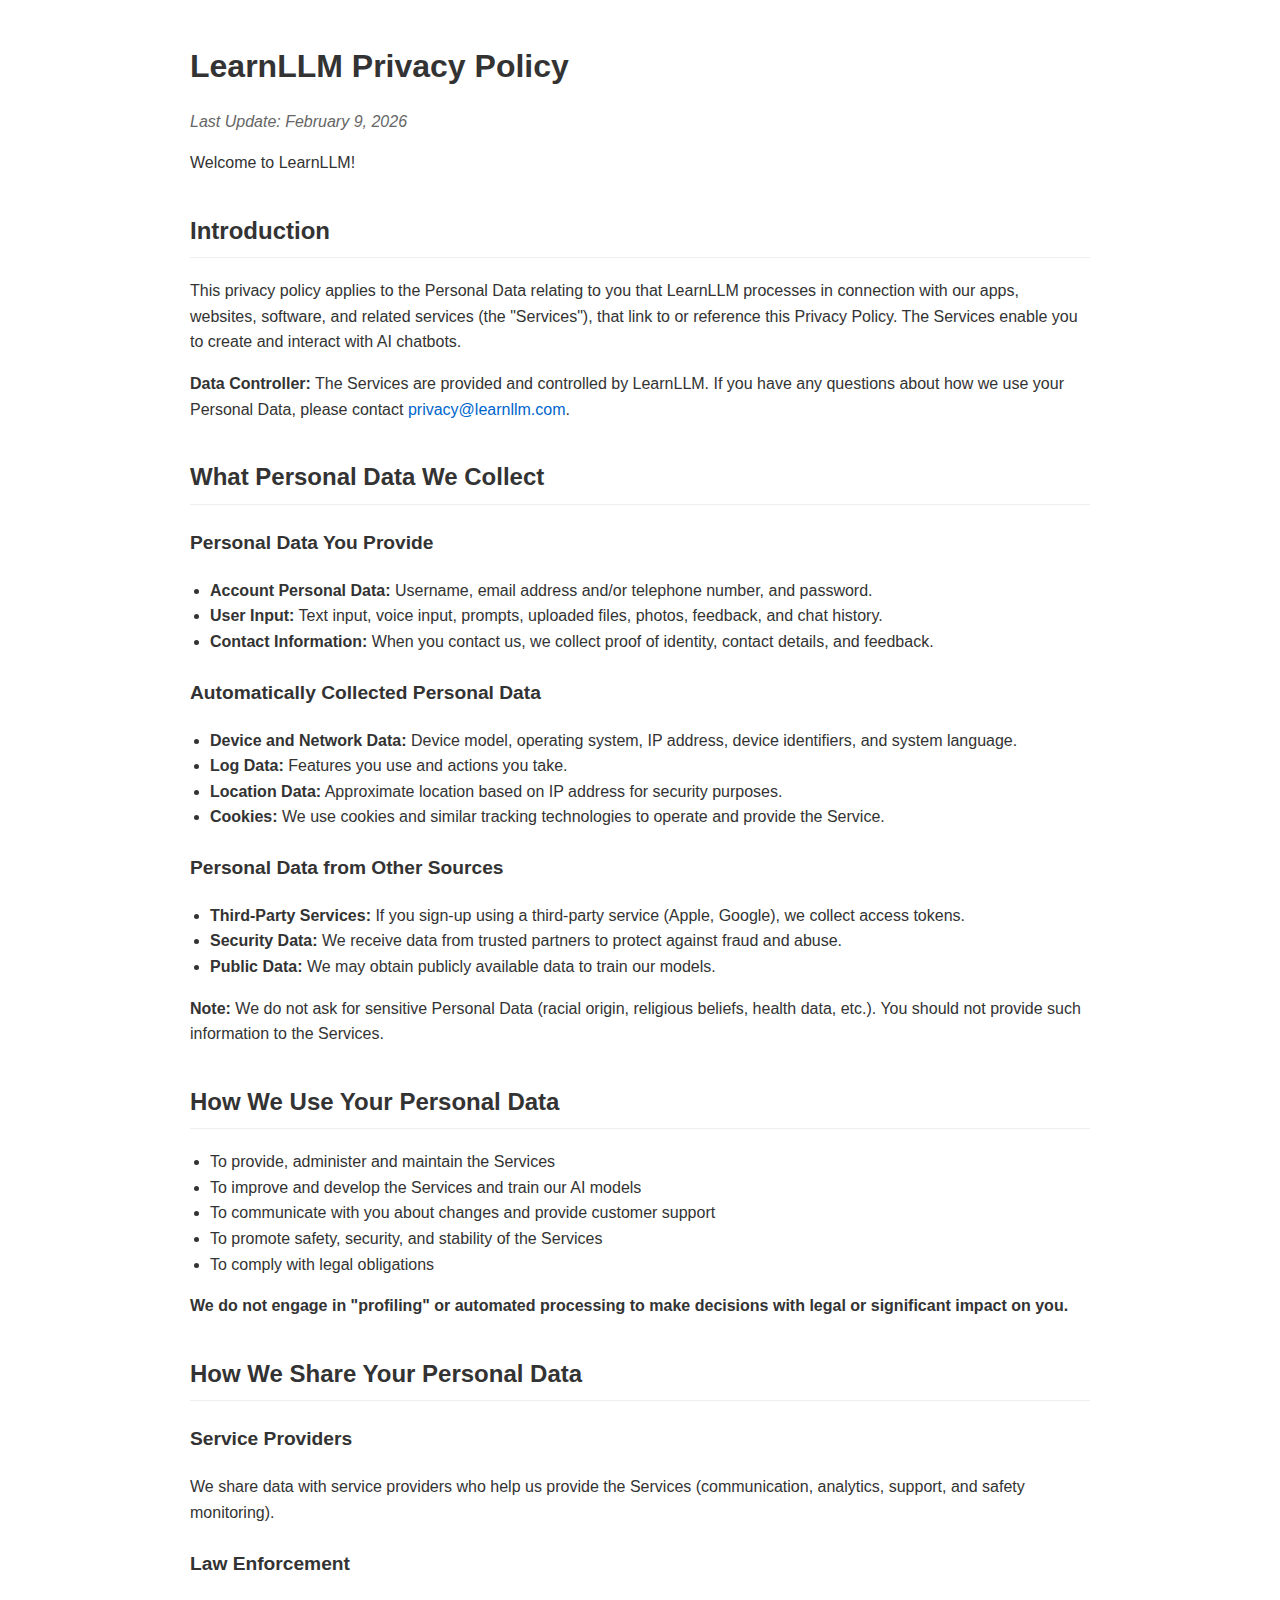
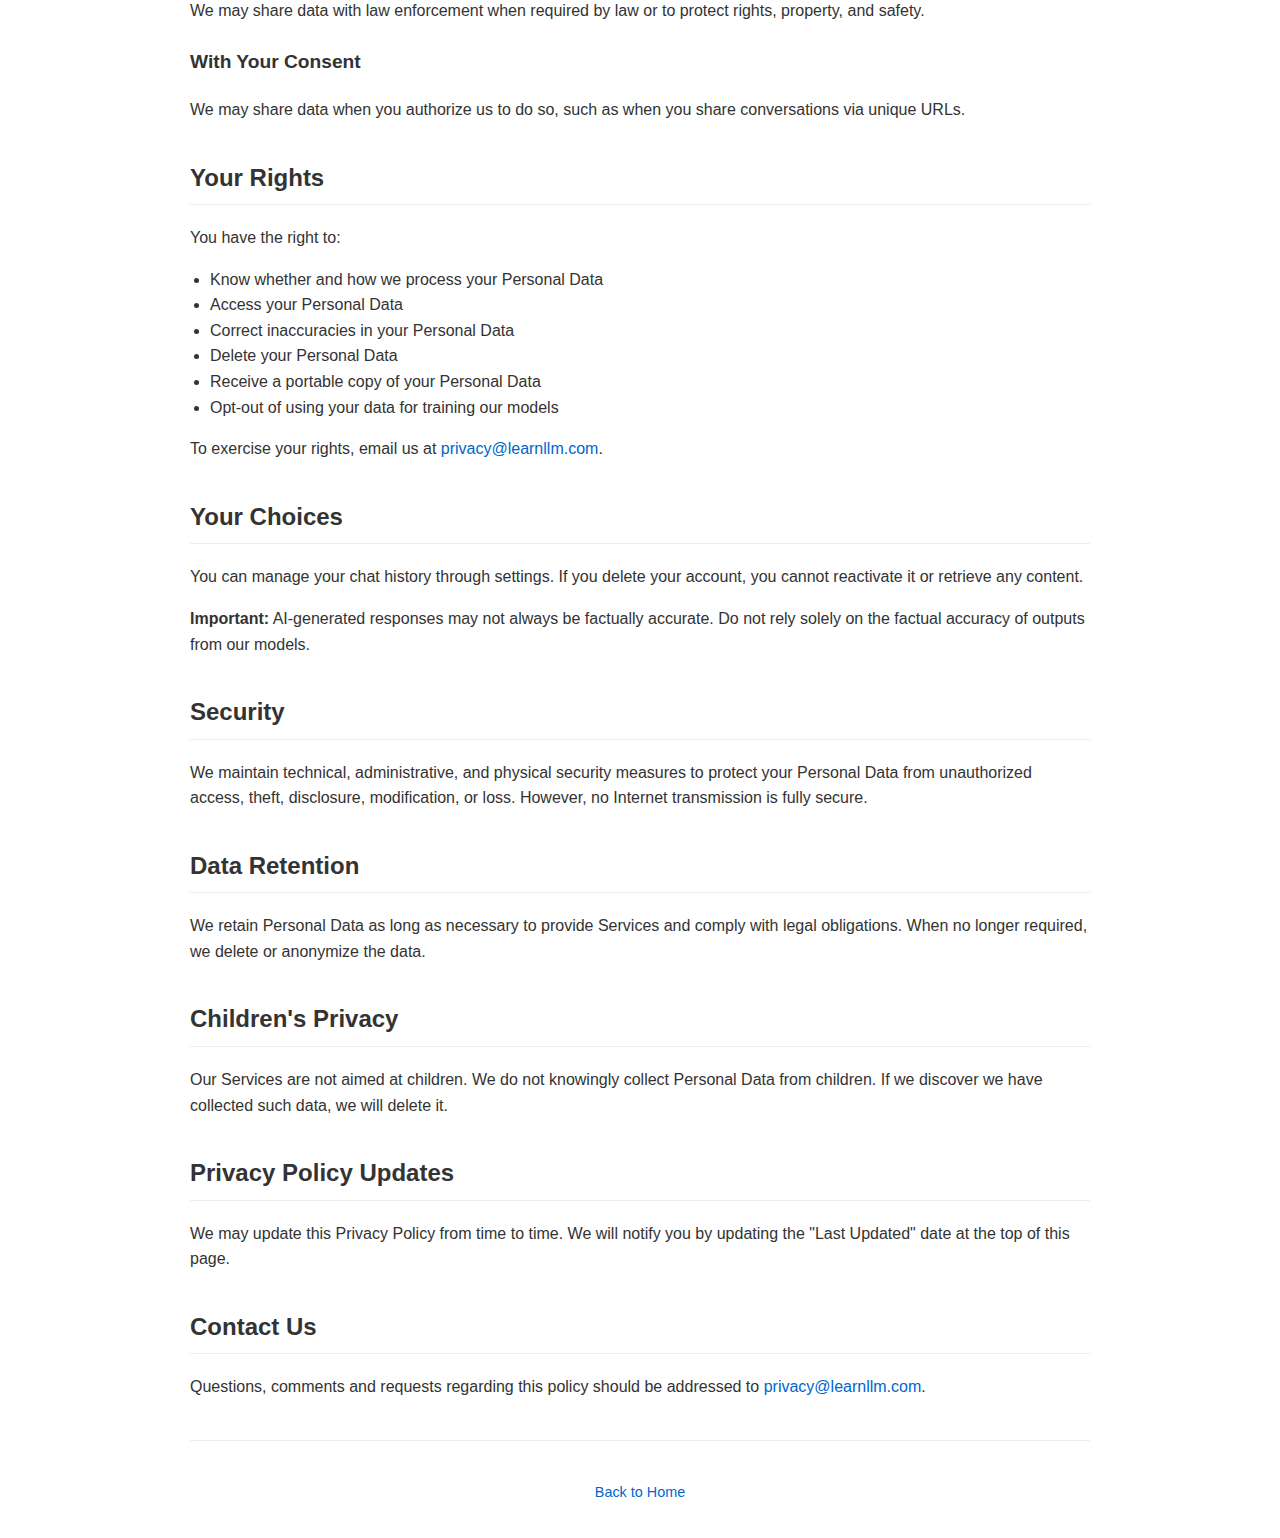
<file: public/privacy-policy.html>
<!DOCTYPE html>
<html lang="en">
<head>
    <meta charset="UTF-8">
    <meta name="viewport" content="width=device-width, initial-scale=1.0">
    <title>Privacy Policy - LearnLLM</title>
    <style>
        body {
            font-family: -apple-system, BlinkMacSystemFont, 'Segoe UI', Roboto, Oxygen, Ubuntu, Cantarell, sans-serif;
            line-height: 1.6;
            max-width: 900px;
            margin: 0 auto;
            padding: 20px;
            color: #333;
        }
        h1 { font-size: 2em; margin-bottom: 0.5em; }
        h2 { font-size: 1.5em; margin-top: 1.5em; border-bottom: 1px solid #eee; padding-bottom: 0.3em; }
        h3 { font-size: 1.2em; margin-top: 1.2em; }
        blockquote { background: #f9f9f9; border-left: 4px solid #ccc; padding: 10px 20px; margin: 1em 0; }
        ul { padding-left: 20px; }
        a { color: #0066cc; text-decoration: none; }
        a:hover { text-decoration: underline; }
        .last-update { color: #666; font-style: italic; }
    </style>
</head>
<body>
    <h1>LearnLLM Privacy Policy</h1>
    <p class="last-update">Last Update: February 9, 2026</p>

    <p>Welcome to LearnLLM!</p>

    <h2>Introduction</h2>
    <p>This privacy policy applies to the Personal Data relating to you that LearnLLM processes in connection with our apps, websites, software, and related services (the "Services"), that link to or reference this Privacy Policy. The Services enable you to create and interact with AI chatbots.</p>

    <p><strong>Data Controller:</strong> The Services are provided and controlled by LearnLLM. If you have any questions about how we use your Personal Data, please contact <a href="mailto:privacy@learnllm.com">privacy@learnllm.com</a>.</p>

    <h2>What Personal Data We Collect</h2>

    <h3>Personal Data You Provide</h3>
    <ul>
        <li><strong>Account Personal Data:</strong> Username, email address and/or telephone number, and password.</li>
        <li><strong>User Input:</strong> Text input, voice input, prompts, uploaded files, photos, feedback, and chat history.</li>
        <li><strong>Contact Information:</strong> When you contact us, we collect proof of identity, contact details, and feedback.</li>
    </ul>

    <h3>Automatically Collected Personal Data</h3>
    <ul>
        <li><strong>Device and Network Data:</strong> Device model, operating system, IP address, device identifiers, and system language.</li>
        <li><strong>Log Data:</strong> Features you use and actions you take.</li>
        <li><strong>Location Data:</strong> Approximate location based on IP address for security purposes.</li>
        <li><strong>Cookies:</strong> We use cookies and similar tracking technologies to operate and provide the Service.</li>
    </ul>

    <h3>Personal Data from Other Sources</h3>
    <ul>
        <li><strong>Third-Party Services:</strong> If you sign-up using a third-party service (Apple, Google), we collect access tokens.</li>
        <li><strong>Security Data:</strong> We receive data from trusted partners to protect against fraud and abuse.</li>
        <li><strong>Public Data:</strong> We may obtain publicly available data to train our models.</li>
    </ul>

    <p><strong>Note:</strong> We do not ask for sensitive Personal Data (racial origin, religious beliefs, health data, etc.). You should not provide such information to the Services.</p>

    <h2>How We Use Your Personal Data</h2>
    <ul>
        <li>To provide, administer and maintain the Services</li>
        <li>To improve and develop the Services and train our AI models</li>
        <li>To communicate with you about changes and provide customer support</li>
        <li>To promote safety, security, and stability of the Services</li>
        <li>To comply with legal obligations</li>
    </ul>

    <p><strong>We do not engage in "profiling" or automated processing to make decisions with legal or significant impact on you.</strong></p>

    <h2>How We Share Your Personal Data</h2>

    <h3>Service Providers</h3>
    <p>We share data with service providers who help us provide the Services (communication, analytics, support, and safety monitoring).</p>

    <h3>Law Enforcement</h3>
    <p>We may share data with law enforcement when required by law or to protect rights, property, and safety.</p>

    <h3>With Your Consent</h3>
    <p>We may share data when you authorize us to do so, such as when you share conversations via unique URLs.</p>

    <h2>Your Rights</h2>
    <p>You have the right to:</p>
    <ul>
        <li>Know whether and how we process your Personal Data</li>
        <li>Access your Personal Data</li>
        <li>Correct inaccuracies in your Personal Data</li>
        <li>Delete your Personal Data</li>
        <li>Receive a portable copy of your Personal Data</li>
        <li>Opt-out of using your data for training our models</li>
    </ul>

    <p>To exercise your rights, email us at <a href="mailto:privacy@learnllm.com">privacy@learnllm.com</a>.</p>

    <h2>Your Choices</h2>
    <p>You can manage your chat history through settings. If you delete your account, you cannot reactivate it or retrieve any content.</p>

    <p><strong>Important:</strong> AI-generated responses may not always be factually accurate. Do not rely solely on the factual accuracy of outputs from our models.</p>

    <h2>Security</h2>
    <p>We maintain technical, administrative, and physical security measures to protect your Personal Data from unauthorized access, theft, disclosure, modification, or loss. However, no Internet transmission is fully secure.</p>

    <h2>Data Retention</h2>
    <p>We retain Personal Data as long as necessary to provide Services and comply with legal obligations. When no longer required, we delete or anonymize the data.</p>

    <h2>Children's Privacy</h2>
    <p>Our Services are not aimed at children. We do not knowingly collect Personal Data from children. If we discover we have collected such data, we will delete it.</p>

    <h2>Privacy Policy Updates</h2>
    <p>We may update this Privacy Policy from time to time. We will notify you by updating the "Last Updated" date at the top of this page.</p>

    <h2>Contact Us</h2>
    <p>Questions, comments and requests regarding this policy should be addressed to <a href="mailto:privacy@learnllm.com">privacy@learnllm.com</a>.</p>

    <hr style="margin: 40px 0; border: none; border-top: 1px solid #eee;">
    <p style="text-align: center; color: #666; font-size: 0.9em;">
        <a href="/">Back to Home</a>
    </p>
</body>
</html>
</file>
